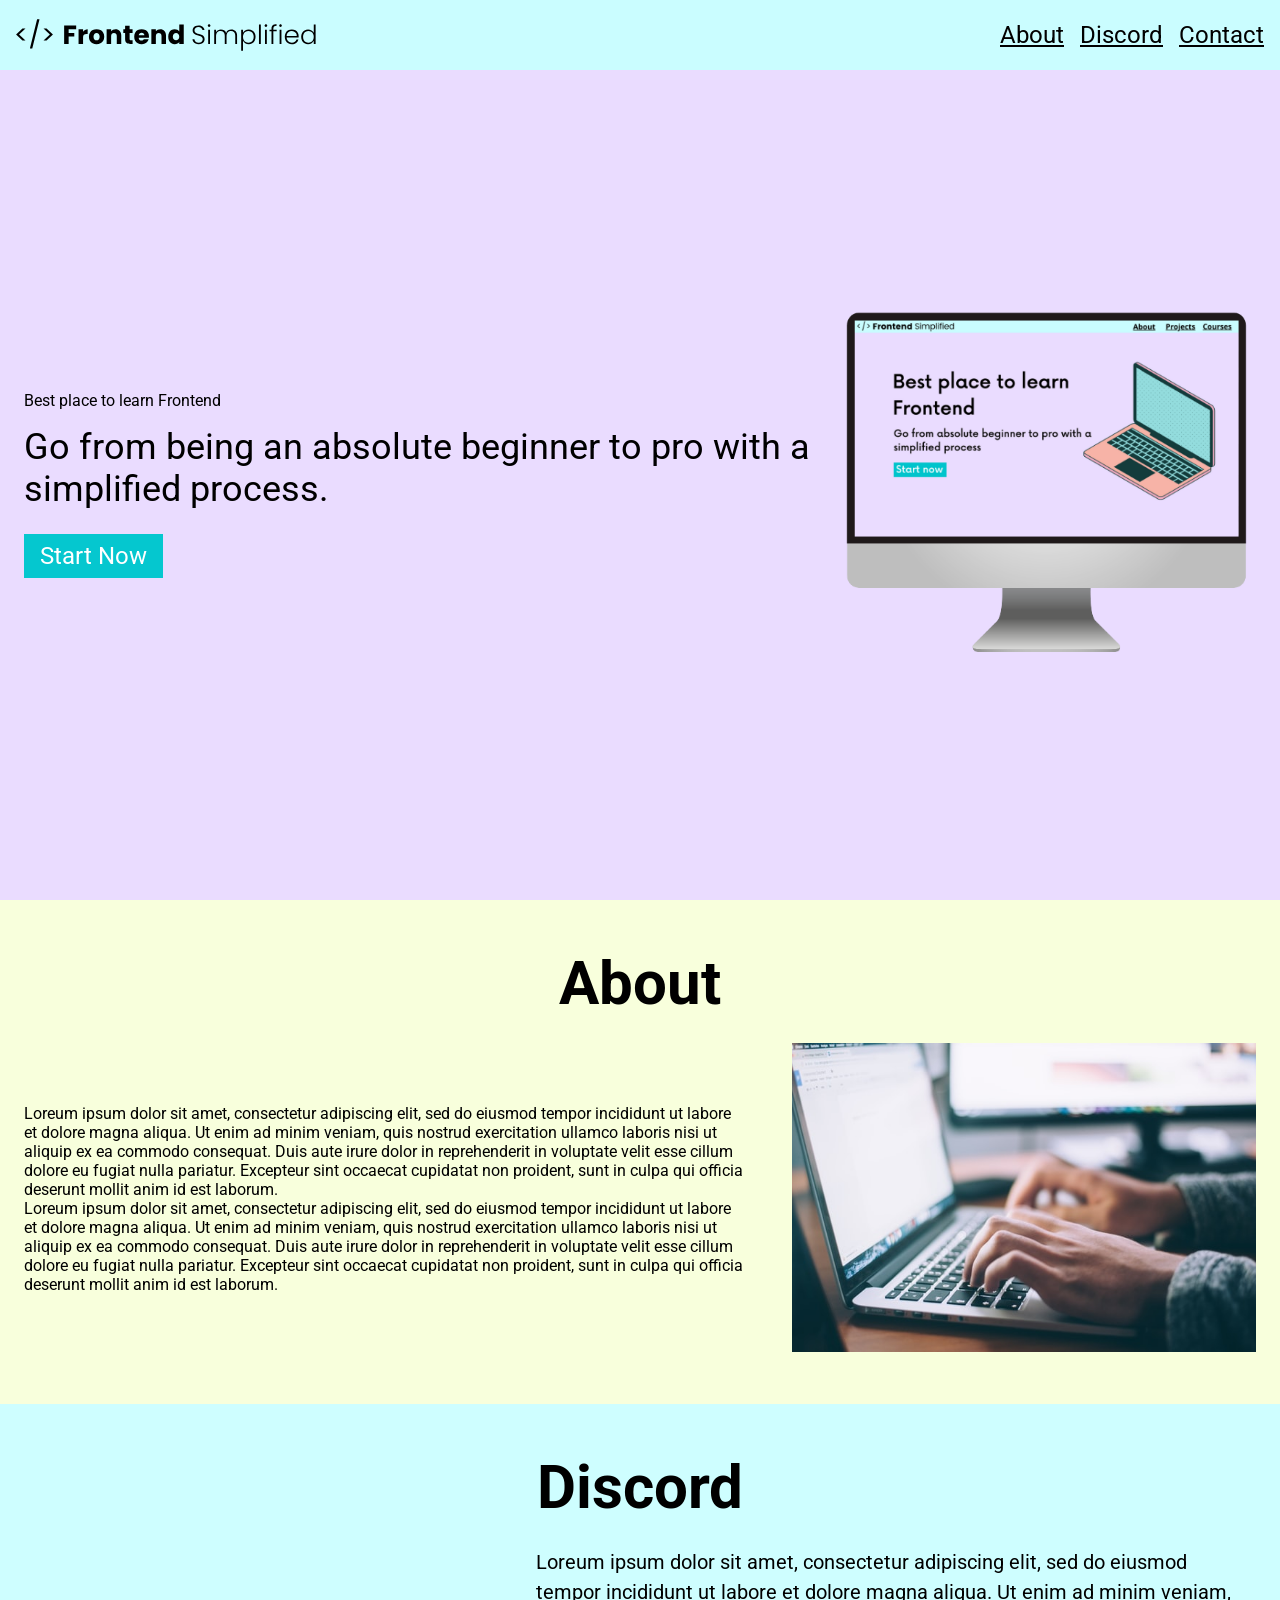
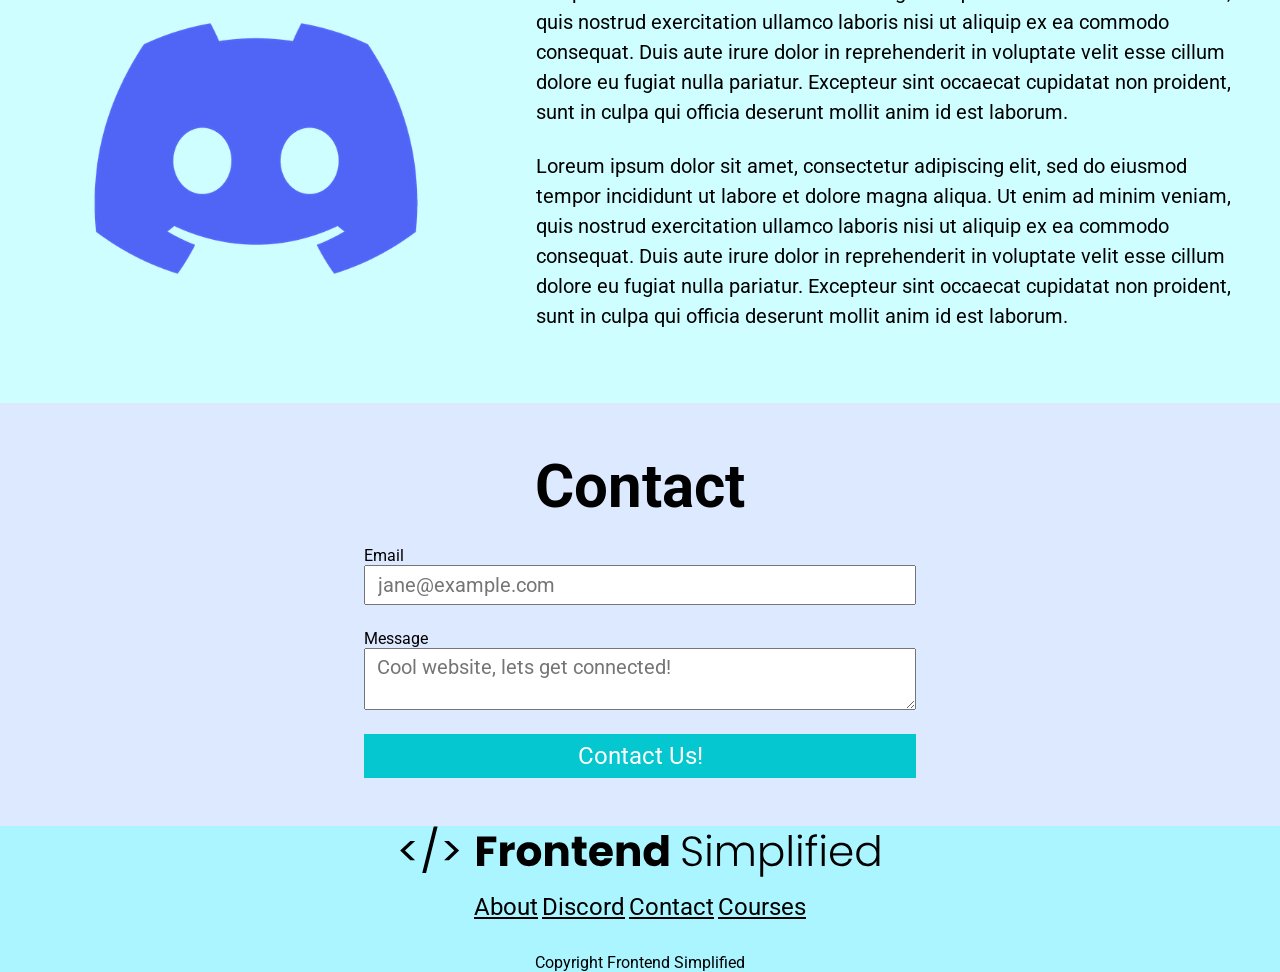
<file: index.html>
<!DOCTYPE html>
<html lang="en">
<head>
    <meta charset="UTF-8">
    <meta http-equiv="X-UA-Compatible" content="IE=edge">
    <meta name="viewport" content="width=device-width, initial-scale=1.0">
    <title>Document</title>
    <link rel="stylesheet" href="style.css">
</head>
<body>
    <section>
        <nav>
            <img src="./assets/FES.svg" class="logo" alt="Logo">
            <ul>
                <li><a href="#About">About</a></li>
                <li><a href="#Discord">Discord</a></li>
                <li><a href="#Contact">Contact</a></li>
            </ul>
        </nav>
        <header>
            <div class="row">
                <div class="home__description"
                    <h1>Best place to learn Frontend</h1>
                    <p class="subheader">Go from being an absolute beginner to pro with a simplified process.</p>
                <button class="home__description--button">Start Now</button>
                </div>
                <figure>
                    <img src="./assets/laptop.png" alt="Home Page Image">
                </figure>
            </div>
        </header>
    </section>

    <main>
        <section id="About">
            <h2>About</h2>
            <div class="row">
                <div class="section__description">
                    <div class="section__description--wrapper">
                        <p class="selection__description--para">
                            Loreum ipsum dolor sit amet, consectetur adipiscing elit, sed do eiusmod tempor incididunt ut labore et dolore magna aliqua. Ut enim ad minim veniam, quis nostrud exercitation ullamco laboris nisi ut aliquip ex ea commodo consequat. Duis aute irure dolor in reprehenderit in voluptate velit esse cillum dolore eu fugiat nulla pariatur. Excepteur sint occaecat cupidatat non proident, sunt in culpa qui officia deserunt mollit anim id est laborum.
                        </p>
                        <p class="selection__description--para">
                            Loreum ipsum dolor sit amet, consectetur adipiscing elit, sed do eiusmod tempor incididunt ut labore et dolore magna aliqua. Ut enim ad minim veniam, quis nostrud exercitation ullamco laboris nisi ut aliquip ex ea commodo consequat. Duis aute irure dolor in reprehenderit in voluptate velit esse cillum dolore eu fugiat nulla pariatur. Excepteur sint occaecat cupidatat non proident, sunt in culpa qui officia deserunt mollit anim id est laborum.
                        </p>
                    </div>
                    <figure class="about__img--wrapper">
                    <img src="./assets/about.jpg" alt="About Image">
                    </figure>
                </div>
            </div>    
        </section>

        <section id="Discord">
            <h2>Discord</h2>
            <div class="row">
                <div class="section__description">
                    <figure class="about__img--wrapper">
                        <img src="./assets/discord.png" alt="Discord">
                    </figure>
                    <div class="section__description--wrapper">
                        <p class="section__description--para">
                            Loreum ipsum dolor sit amet, consectetur adipiscing elit, sed do eiusmod tempor incididunt ut labore et dolore magna aliqua. Ut enim ad minim veniam, quis nostrud exercitation ullamco laboris nisi ut aliquip ex ea commodo consequat. Duis aute irure dolor in reprehenderit in voluptate velit esse cillum dolore eu fugiat nulla pariatur. Excepteur sint occaecat cupidatat non proident, sunt in culpa qui officia deserunt mollit anim id est laborum.
                     </p>
                        <p class="section__description--para">
                            Loreum ipsum dolor sit amet, consectetur adipiscing elit, sed do eiusmod tempor incididunt ut labore et dolore magna aliqua. Ut enim ad minim veniam, quis nostrud exercitation ullamco laboris nisi ut aliquip ex ea commodo consequat. Duis aute irure dolor in reprehenderit in voluptate velit esse cillum dolore eu fugiat nulla pariatur. Excepteur sint occaecat cupidatat non proident, sunt in culpa qui officia deserunt mollit anim id est laborum.
                     </p>
                    </div>
                </div>
            </div>
        </section>

        <section id="Contact">
            <h2>Contact</h2>
            <form action="">
             <span>Email</span>
             <input type="email" placeholder="jane@example.com">
             <span>Message</span>
             <textarea type="text" placeholder="Cool website, lets get connected!"></textarea>
             <button>Contact Us!</button>
            </form>
        </section>
    </main>

    <footer>
     <img class="footer__logo" src="./assets/FES.svg" alt="Footer Logo">
        <div class="footer__links">
            <a class="footer__link" href="#About">About</a>
            <a class="footer__link" href="#Discord">Discord</a>
            <a class="footer__link" href="#Contact">Contact</a>
            <a class="footer__link" href="">Courses</a>
        </div>
        <p>Copyright Frontend Simplified</p>
    </footer>
</body>
</html>
</file>
<file: style.css>
@import url('https://fonts.googleapis.com/css2?family=Roboto:ital,wght@0,100..900;1,100..900&display=swap');
* {
    padding: 0;
    margin: 0;
    box-sizing: border-box;
    font-family: "Roboto", sans-serif;
}

nav {
    height: 70px;
    display: flex;
    justify-content: space-between;
    align-items: center;
    padding: 0 16px;
    background-color: #cafdff;
}

header {
    background-color: #eadcff;
    height: calc(100vh - 70px);
    padding: 24px;
    display: flex;
    align-items: center;
    justify-content: center;
}

h1 {
    font-size: 72px;   
}

.subheader {
    font-size: 36px;
    margin: 16px 0 24px 0;
}

button {
    background-color: #05c7cf;
    color: white;  
    border: none;
    padding: 8px 16px;
    font-size: 24px;
    cursor: pointer;
}

a {
    color: #000;
    font-size: 24px;
    font-weight: 700px;
}

.logo {
    width: 300px;
}

ul {
    display: flex;
}

li {
    list-style-type: none;
    padding-left: 16px;
}

.row {
    width: 100%;
    max-width: 1300px;
    margin: 0 auto;
    display: flex;
    justify-content: space-between;
    align-items: center;
}

#About,
#Discord, 
#Contact,
#Footer {
    padding: 48px 0;
}

/* About Section */
#About {
    background-color: #f8ffdc;
}

h2 {
    font-size: 60px;
    text-align: center;
    margin-bottom: 24px;
}

.section__description {
    display: flex;
    justify-content: center;
    align-items: center;
}

.about__img--wrapper {
    width: 40%     
}

img {
    width: 100%;
}

.section__description--wrapper{
    width: 60%;
}

.about__img--wrapper,
.section__description--wrapper {
    padding: 0 24px;
}

.section__description--para {
    font-size: 20px;
    margin-bottom: 24px;
    line-height: 1.5;
}

/* Discord Section */
#Discord {
    background-color: #cefeff;
}

/* Contact Section */
#Contact {
    background-color: #dce9ff;
}

form{
    width: 100%;
    display: flex;
    max-width: 600px;
    flex-direction: column;
    margin: 0 auto;
    padding: 0 24px;
}

input, textarea {
    font-size: 20px;
    padding: 6px 12px;
    margin-bottom: 24px;
}

/* Footer */
footer {
    background-color: #aaf5ff;
    display: flex;
    flex-direction: column;
    align-items: center;
}

.footer__logo {
   max-width: 480px;
   margin-bottom: 16px;
}

.footer__links{
    margin-bottom: 32px;
}

.footer__links{
    padding: 0 16px;
}

/* small phones, tablets, large smartphones */
@media (max-width: 728px) {
    .row {
        flex-direction: column;
    }

    .home__description {
        margin-bottom: 24px;   
        display: flex;
        flex-direction: column; 
        align-items: center;
    }

    .home__description--button {
        max-width: 240px;
    }

    h1 {
        text-align: center;
        font-size: 60px;
    }

    .subheader {
        text-align: center;
        font-size: 28px;
    }

    ul{
        display: none;
    }

    .section__description {
        flex-direction: column;
    }

    .section__description--wrapper{
        width: 100%;
    }

    .about__img--wrapper {
        width: 100%;
    }

    #Discord .section__description {
        flex-direction: column-reverse;
    }

    footer{
        padding: 48px 24px

    }
    .footer__logo{
        max-width: 360px;
    }

    .footer__links{
        padding: 0 4px;
        font-size: 18px;;
    }

    .footer__links{
        margin-bottom: 24px;
    }
}
</file>
